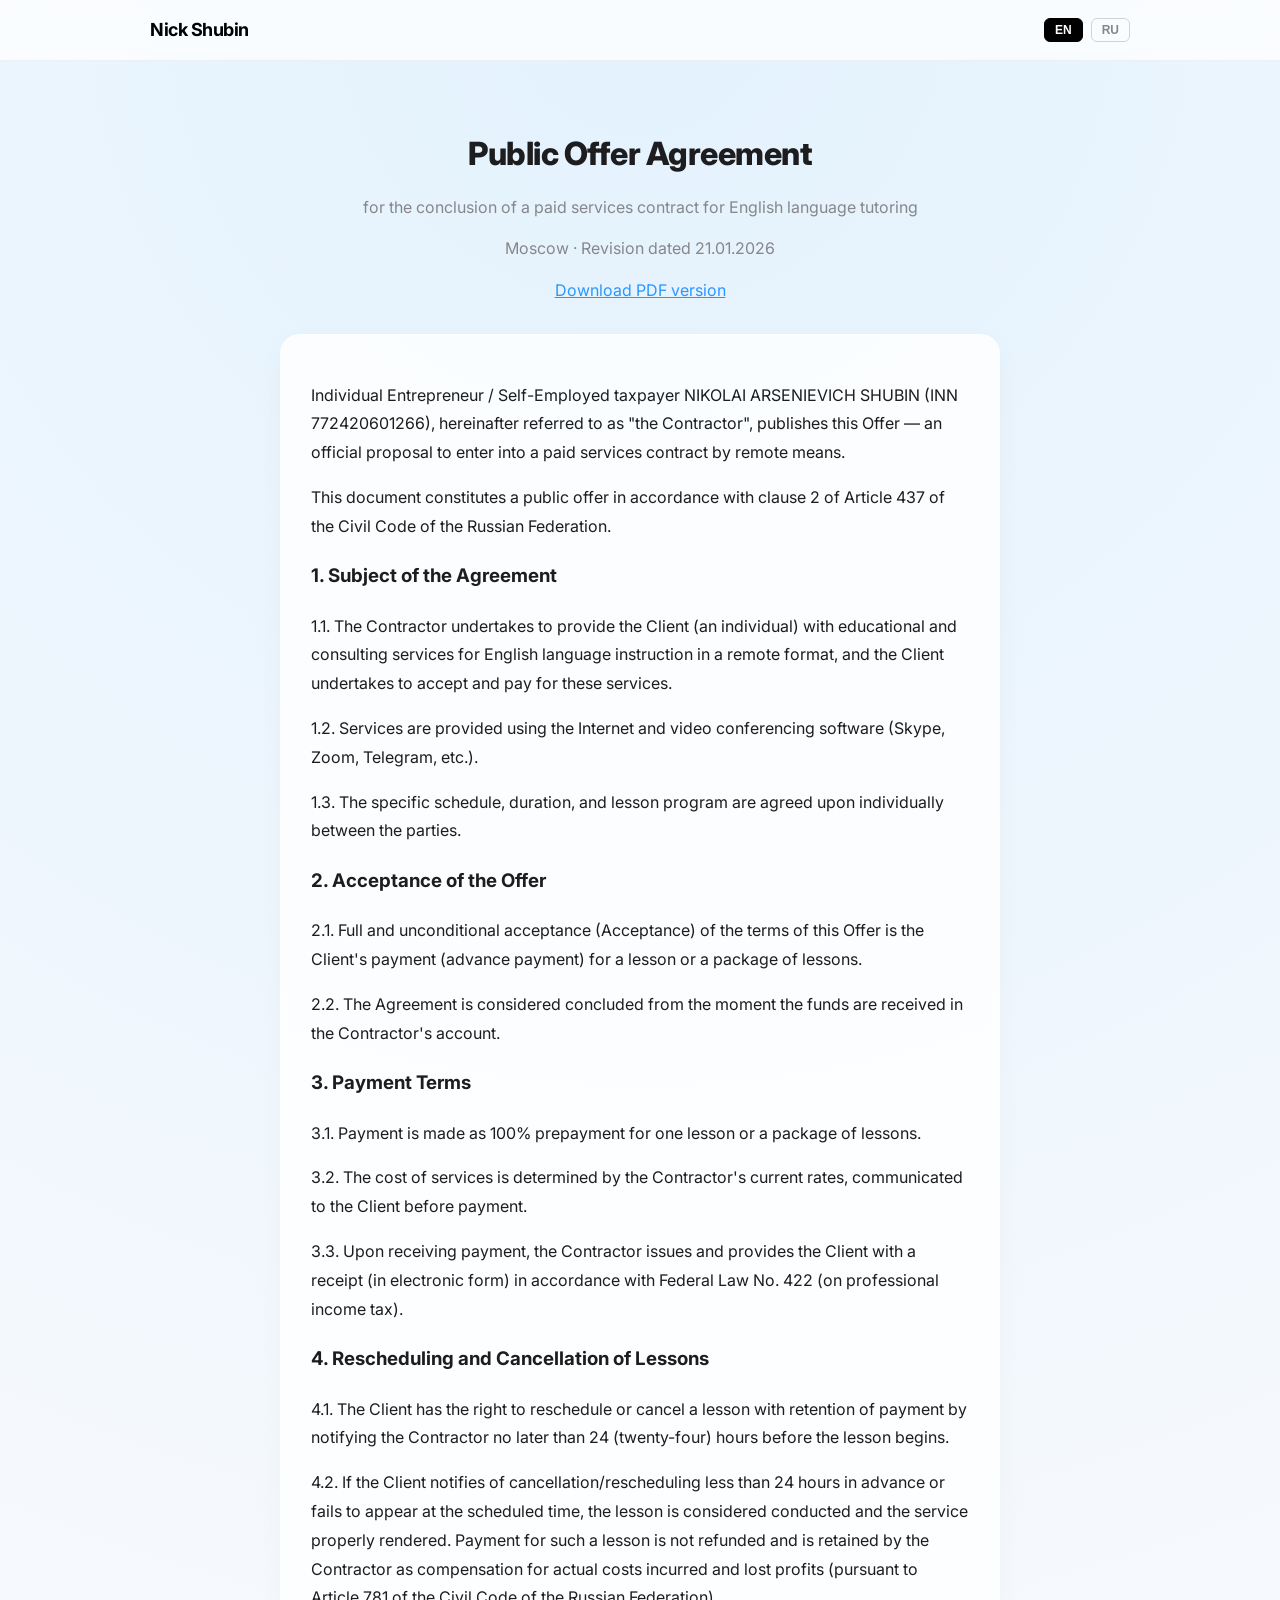
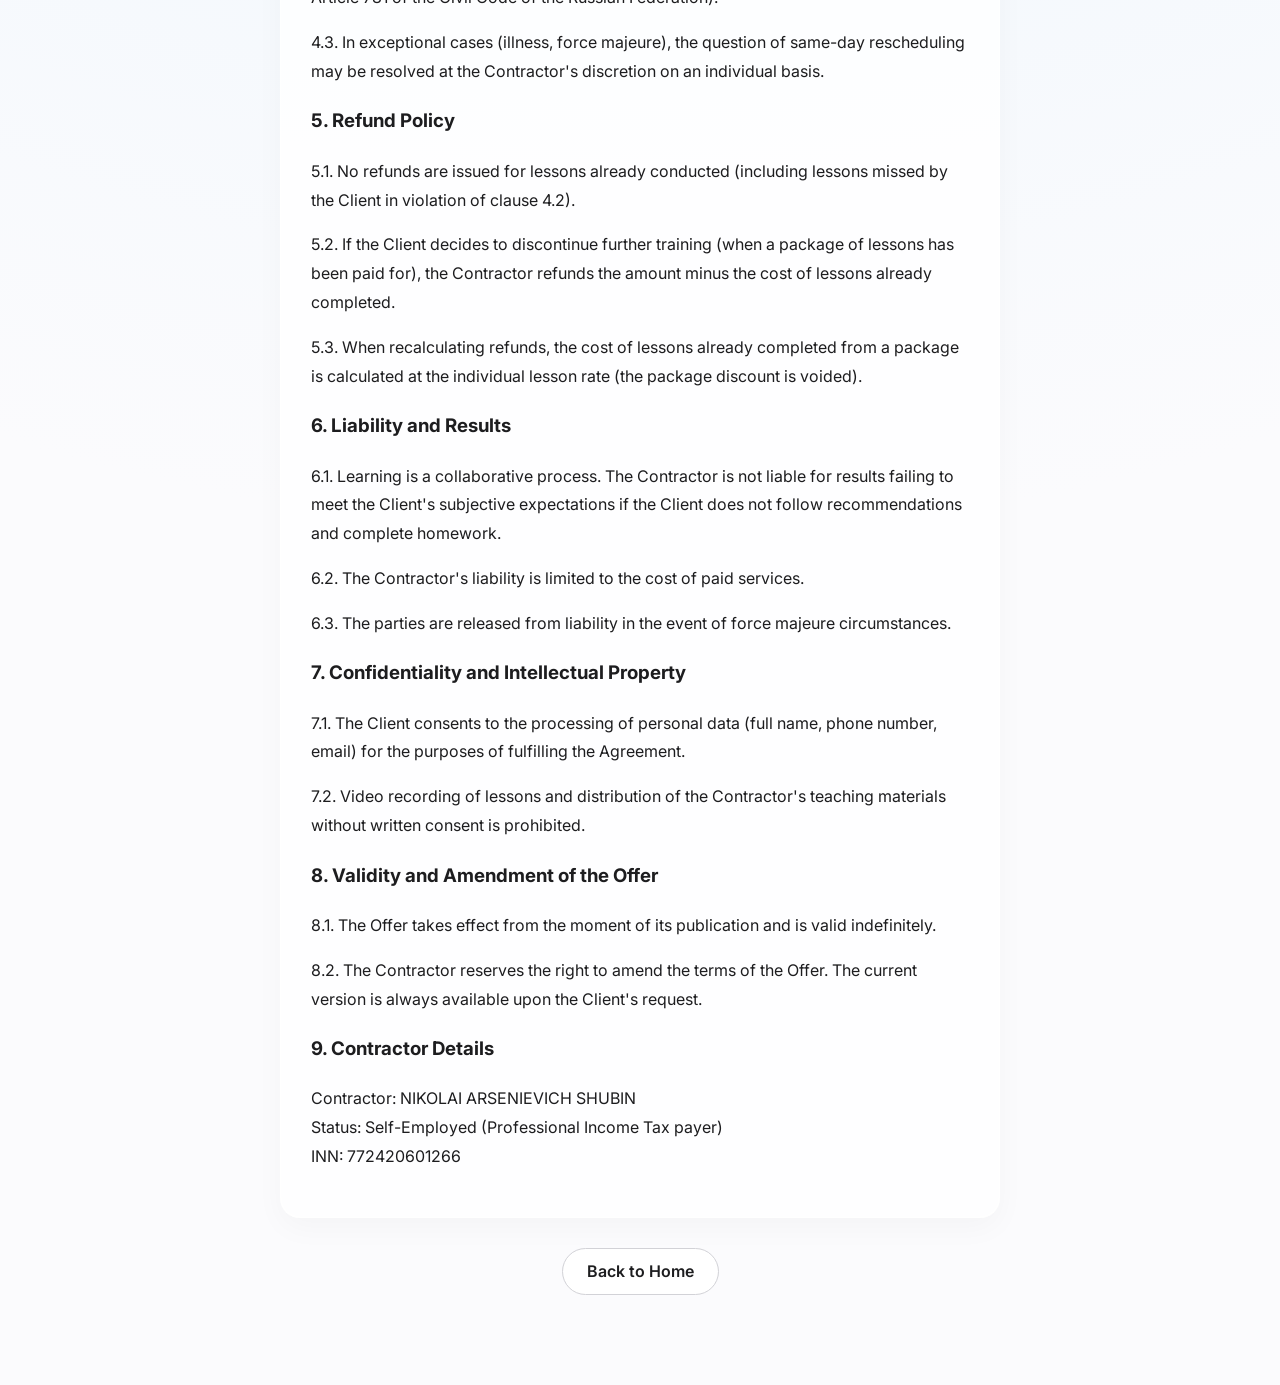
<file: terms.html>
<!doctype html>
<html lang="en">
<head>
  <meta charset="utf-8">
  <meta name="viewport" content="width=device-width, initial-scale=1">
  <meta name="description" content="Terms and Conditions — Nick Shubin English Tutoring">
  <title>Terms and Conditions — Nick Shubin</title>

  <link rel="preconnect" href="https://fonts.googleapis.com">
  <link rel="preconnect" href="https://fonts.gstatic.com" crossorigin>
  <link href="https://fonts.googleapis.com/css2?family=Inter:wght@400;600;800&display=swap" rel="stylesheet">
  <link rel="stylesheet" href="style.css">
</head>
<body>

<nav class="nav">
  <div class="wrap nav-inner">
    <a href="index.html" class="brand" style="text-decoration:none;">Nick Shubin</a>
    <div class="langs">
      <button class="lang-btn active" data-lang="en" aria-label="Switch to English">EN</button>
      <button class="lang-btn" data-lang="ru" aria-label="Переключить на русский">RU</button>
    </div>
  </div>
</nav>

<section class="section wrap" style="max-width:720px; padding-top:40px;">
  <h1 class="section-title en">Public Offer Agreement</h1>
  <h1 class="section-title ru" hidden>Публичная оферта</h1>

  <p class="en" style="text-align:center; color:#86868b; margin-bottom:10px;">for the conclusion of a paid services contract for English language tutoring</p>
  <p class="ru" hidden style="text-align:center; color:#86868b; margin-bottom:10px;">на заключение договора возмездного оказания услуг по обучению английскому языку</p>

  <p class="en" style="text-align:center; color:#86868b; margin-bottom:5px;">Moscow · Revision dated 21.01.2026</p>
  <p class="ru" hidden style="text-align:center; color:#86868b; margin-bottom:5px;">г. Москва · Редакция от 21.01.2026 г.</p>

  <p class="en" style="text-align:center; margin-bottom:20px;"><a href="oferta.pdf" download style="color:#2997ff;">Download PDF version</a></p>
  <p class="ru" hidden style="text-align:center; margin-bottom:20px;"><a href="oferta.pdf" download style="color:#2997ff;">Скачать PDF-версию</a></p>

  <div class="card" style="margin-top:30px; text-align:left; line-height:1.8;">

    <div class="en">
      <p>Individual Entrepreneur / Self-Employed taxpayer NIKOLAI ARSENIEVICH SHUBIN (INN 772420601266), hereinafter referred to as "the Contractor", publishes this Offer — an official proposal to enter into a paid services contract by remote means.</p>
      <p>This document constitutes a public offer in accordance with clause 2 of Article 437 of the Civil Code of the Russian Federation.</p>

      <h3>1. Subject of the Agreement</h3>
      <p>1.1. The Contractor undertakes to provide the Client (an individual) with educational and consulting services for English language instruction in a remote format, and the Client undertakes to accept and pay for these services.</p>
      <p>1.2. Services are provided using the Internet and video conferencing software (Skype, Zoom, Telegram, etc.).</p>
      <p>1.3. The specific schedule, duration, and lesson program are agreed upon individually between the parties.</p>

      <h3>2. Acceptance of the Offer</h3>
      <p>2.1. Full and unconditional acceptance (Acceptance) of the terms of this Offer is the Client's payment (advance payment) for a lesson or a package of lessons.</p>
      <p>2.2. The Agreement is considered concluded from the moment the funds are received in the Contractor's account.</p>

      <h3>3. Payment Terms</h3>
      <p>3.1. Payment is made as 100% prepayment for one lesson or a package of lessons.</p>
      <p>3.2. The cost of services is determined by the Contractor's current rates, communicated to the Client before payment.</p>
      <p>3.3. Upon receiving payment, the Contractor issues and provides the Client with a receipt (in electronic form) in accordance with Federal Law No. 422 (on professional income tax).</p>

      <h3>4. Rescheduling and Cancellation of Lessons</h3>
      <p>4.1. The Client has the right to reschedule or cancel a lesson with retention of payment by notifying the Contractor no later than 24 (twenty-four) hours before the lesson begins.</p>
      <p>4.2. If the Client notifies of cancellation/rescheduling less than 24 hours in advance or fails to appear at the scheduled time, the lesson is considered conducted and the service properly rendered. Payment for such a lesson is not refunded and is retained by the Contractor as compensation for actual costs incurred and lost profits (pursuant to Article 781 of the Civil Code of the Russian Federation).</p>
      <p>4.3. In exceptional cases (illness, force majeure), the question of same-day rescheduling may be resolved at the Contractor's discretion on an individual basis.</p>

      <h3>5. Refund Policy</h3>
      <p>5.1. No refunds are issued for lessons already conducted (including lessons missed by the Client in violation of clause 4.2).</p>
      <p>5.2. If the Client decides to discontinue further training (when a package of lessons has been paid for), the Contractor refunds the amount minus the cost of lessons already completed.</p>
      <p>5.3. When recalculating refunds, the cost of lessons already completed from a package is calculated at the individual lesson rate (the package discount is voided).</p>

      <h3>6. Liability and Results</h3>
      <p>6.1. Learning is a collaborative process. The Contractor is not liable for results failing to meet the Client's subjective expectations if the Client does not follow recommendations and complete homework.</p>
      <p>6.2. The Contractor's liability is limited to the cost of paid services.</p>
      <p>6.3. The parties are released from liability in the event of force majeure circumstances.</p>

      <h3>7. Confidentiality and Intellectual Property</h3>
      <p>7.1. The Client consents to the processing of personal data (full name, phone number, email) for the purposes of fulfilling the Agreement.</p>
      <p>7.2. Video recording of lessons and distribution of the Contractor's teaching materials without written consent is prohibited.</p>

      <h3>8. Validity and Amendment of the Offer</h3>
      <p>8.1. The Offer takes effect from the moment of its publication and is valid indefinitely.</p>
      <p>8.2. The Contractor reserves the right to amend the terms of the Offer. The current version is always available upon the Client's request.</p>

      <h3>9. Contractor Details</h3>
      <p>Contractor: NIKOLAI ARSENIEVICH SHUBIN<br>
      Status: Self-Employed (Professional Income Tax payer)<br>
      INN: 772420601266</p>
    </div>

    <div class="ru" hidden>
      <p>Индивидуальный предприниматель / Плательщик налога на профессиональный доход (Самозанятый) ШУБИН НИКОЛАЙ АРСЕНЬЕВИЧ (ИНН 772420601266), именуемый в дальнейшем «Исполнитель», публикует настоящую Оферту — официальное предложение заключить договор возмездного оказания услуг дистанционным способом.</p>
      <p>Настоящий документ является публичной офертой в соответствии с п. 2 ст. 437 Гражданского Кодекса РФ.</p>

      <h3>1. Предмет договора</h3>
      <p>1.1. Исполнитель обязуется оказать Заказчику (физическому лицу) образовательные и консультационные услуги по обучению английскому языку в дистанционном формате, а Заказчик обязуется принять и оплатить эти услуги.</p>
      <p>1.2. Услуги оказываются с использованием сети Интернет и программного обеспечения для видеоконференцсвязи (Skype, Zoom, Telegram и др.).</p>
      <p>1.3. Конкретное расписание, длительность и программа занятий согласовываются сторонами индивидуально.</p>

      <h3>2. Акцепт оферты</h3>
      <p>2.1. Полным и безоговорочным принятием (Акцептом) условий настоящей Оферты считается осуществление Заказчиком оплаты (внесения аванса) за занятие или пакет занятий.</p>
      <p>2.2. Договор считается заключенным с момента поступления денежных средств на счет Исполнителя.</p>

      <h3>3. Порядок оплаты</h3>
      <p>3.1. Оплата производится в порядке 100% предоплаты за одно занятие или пакет занятий.</p>
      <p>3.2. Стоимость услуг определяется текущими тарифами Исполнителя, сообщаемыми Заказчику до момента оплаты.</p>
      <p>3.3. После получения оплаты Исполнитель формирует и передает Заказчику чек (в электронной форме) в соответствии с ФЗ № 422 (о налоге на профессиональный доход).</p>

      <h3>4. Порядок переноса и отмены занятий</h3>
      <p>4.1. Заказчик имеет право перенести или отменить занятие с сохранением оплаты, уведомив Исполнителя не позднее чем за 24 (двадцать четыре) часа до начала занятия.</p>
      <p>4.2. Если Заказчик уведомляет об отмене/переносе менее чем за 24 часа или не выходит на связь в назначенное время, занятие считается проведенным, а услуга — оказанной надлежащим образом. Оплата за такое занятие не возвращается и удерживается Исполнителем в качестве компенсации фактически понесенных затрат и упущенной выгоды (на основании ст. 781 ГК РФ).</p>
      <p>4.3. В исключительных случаях (болезнь, форс-мажор) вопрос о переносе занятия «день в день» может быть решен по усмотрению Исполнителя в индивидуальном порядке.</p>

      <h3>5. Возврат денежных средств</h3>
      <p>5.1. Возврат средств за фактически проведенные занятия (включая занятия, пропущенные Заказчиком с нарушением правил п. 4.2) не производится.</p>
      <p>5.2. В случае отказа Заказчика от дальнейшего обучения (при оплате пакета занятий) Исполнитель возвращает сумму за вычетом стоимости уже проведенных уроков.</p>
      <p>5.3. При перерасчете возврата стоимость фактически проведенных уроков из пакета рассчитывается по тарифу разового занятия (скидка за пакет аннулируется).</p>

      <h3>6. Ответственность и результаты</h3>
      <p>6.1. Обучение является совместным процессом. Исполнитель не несет ответственности за несоответствие результатов субъективным ожиданиям Заказчика, если Заказчик не выполняет рекомендации и домашние задания.</p>
      <p>6.2. Ответственность Исполнителя ограничивается стоимостью оплаченных услуг.</p>
      <p>6.3. Стороны освобождаются от ответственности при наступлении обстоятельств непреодолимой силы (форс-мажор).</p>

      <h3>7. Конфиденциальность и интеллектуальная собственность</h3>
      <p>7.1. Заказчик дает согласие на обработку своих персональных данных (ФИО, телефон, e-mail) для целей исполнения Договора.</p>
      <p>7.2. Запрещается вести видеозапись уроков и распространять методические материалы Исполнителя без его письменного согласия.</p>

      <h3>8. Срок действия и изменение оферты</h3>
      <p>8.1. Оферта вступает в силу с момента ее публикации и действует бессрочно.</p>
      <p>8.2. Исполнитель вправе вносить изменения в условия Оферты. Действующая редакция всегда доступна для ознакомления по запросу Заказчика.</p>

      <h3>9. Реквизиты исполнителя</h3>
      <p>Исполнитель: ШУБИН НИКОЛАЙ АРСЕНЬЕВИЧ<br>
      Статус: Плательщик НПД (Самозанятый)<br>
      ИНН: 772420601266</p>
    </div>

  </div>

  <div class="text-center" style="margin:30px 0;">
    <a href="index.html" class="btn secondary en">Back to Home</a>
    <a href="index.html" class="btn secondary ru" hidden>На главную</a>
  </div>
</section>

<script src="script.js"></script>
</body>
</html>
</file>
<file: style.css>
:root {
  --primary: #0066cc;
  --primary-dark: #004c99;
  --text-main: #1d1d1f;
  --text-light: #86868b;
  --bg-color: #f5f5f7;
  --card-bg: rgba(255, 255, 255, 0.8);
  --glass-border: rgba(255, 255, 255, 0.5);
}

html {
  scroll-behavior: smooth;
}

body {
  margin: 0;
  font-family: 'Inter', -apple-system, BlinkMacSystemFont, sans-serif;
  background-color: #fbfbfd;
  background-image: radial-gradient(circle at 50% 0%, #e3f2fd 0%, #fbfbfd 70%);
  color: var(--text-main);
  line-height: 1.6;
  -webkit-font-smoothing: antialiased;
}

.wrap { max-width: 980px; margin: auto; padding: 0 20px; }

/* Navigation */
.nav {
  position: sticky; top: 0; z-index: 100;
  background: rgba(255, 255, 255, 0.75);
  backdrop-filter: blur(20px);
  -webkit-backdrop-filter: blur(20px);
  border-bottom: 1px solid rgba(0,0,0,0.05);
}
.nav-inner { height: 60px; display: flex; justify-content: space-between; align-items: center; }
.brand { font-size: 18px; font-weight: 700; letter-spacing: -0.5px; color: #000; }
.langs { display: flex; gap: 8px; }
.lang-btn {
  background: transparent; border: 1px solid #d2d2d7;
  padding: 4px 10px; border-radius: 6px; cursor: pointer;
  font-size: 12px; font-weight: 600; transition: 0.2s;
  color: var(--text-light);
}
.lang-btn.active { background: #000; color: #fff; border-color: #000; }

/* Hero */
.hero { padding: 80px 0; overflow: hidden; }
.hero-inner { display: flex; align-items: center; justify-content: space-between; gap: 40px; }
.hero-text { flex: 1; }
.hero-image { flex: 1; display: flex; justify-content: center; }
.hero-image img {
  width: 280px; height: 280px; object-fit: cover;
  border-radius: 50%;
  box-shadow: 0 20px 40px rgba(0,0,0,0.1);
  border: 4px solid white;
  transition: transform 0.4s ease, box-shadow 0.4s ease;
}
.hero-image img:hover {
  transform: scale(1.04);
  box-shadow: 0 24px 48px rgba(0,0,0,0.14);
}

.badge {
  display: inline-block; font-size: 12px; font-weight: 600; text-transform: uppercase; letter-spacing: 1px;
  color: var(--primary); background: rgba(0, 102, 204, 0.1);
  padding: 4px 12px; border-radius: 20px; margin-bottom: 20px;
}
.hero h1 {
  font-size: 48px; line-height: 1.1; font-weight: 800; margin: 0 0 20px; letter-spacing: -1px;
}
.gradient-text {
  background: linear-gradient(135deg, #0066cc, #9b51e0);
  -webkit-background-clip: text;
  -webkit-text-fill-color: transparent;
}
.lead { font-size: 19px; color: var(--text-light); max-width: 480px; margin-bottom: 30px; }
.text-center { text-align: center; }

/* Buttons */
.btn {
  display: inline-flex; align-items: center; justify-content: center; gap: 8px;
  text-decoration: none; font-weight: 600; border-radius: 99px;
  transition: transform 0.2s ease, box-shadow 0.2s ease;
  cursor: pointer; border: none;
}
.btn.primary {
  background: #0071e3; color: white; padding: 12px 28px; font-size: 17px;
}
.btn.primary:hover { background: #0077ed; transform: translateY(-2px); box-shadow: 0 10px 20px rgba(0,113,227,0.3); }
.btn.secondary {
  background: white; border: 1px solid #d2d2d7; color: var(--text-main); padding: 10px 24px;
}
.btn.secondary:hover { border-color: #000; color: #000; }

/* Cards & Sections */
.section { padding: 60px 0; }
.section-title { font-size: 32px; font-weight: 800; text-align: center; margin-bottom: 10px; letter-spacing: -0.5px; }
.card {
  background: var(--card-bg); border: 1px solid var(--glass-border);
  padding: 30px; border-radius: 20px;
  box-shadow: 0 10px 30px rgba(0,0,0,0.03);
}
.glass-panel { backdrop-filter: blur(10px); -webkit-backdrop-filter: blur(10px); }

/* Grids */
.grid-3 { display: grid; grid-template-columns: repeat(auto-fit, minmax(250px, 1fr)); gap: 20px; }

.feature-card { text-align: center; transition: 0.3s; }
.feature-card:hover { transform: translateY(-5px); }
.icon-box {
  width: 50px; height: 50px; background: #eef6ff; color: var(--primary);
  border-radius: 12px; display: flex; align-items: center; justify-content: center;
  font-size: 20px; margin: 0 auto 15px;
}
.feature-card h3 { margin: 10px 0; font-size: 18px; }
.feature-card p { font-size: 15px; color: var(--text-light); }

/* Prices */
.price-card { max-width: 500px; margin: auto; text-align: center; }
.price { font-size: 32px; font-weight: 800; color: var(--text-main); margin-top: 10px; }
.price .sub { font-size: 16px; font-weight: 400; color: var(--text-light); }
.usd-price { color: var(--text-light); font-size: 14px; margin-bottom: 20px; }
.benefits { list-style: none; padding: 0; text-align: left; margin-top: 20px; }
.benefits li { padding: 8px 0; border-bottom: 1px solid #eee; font-size: 15px; display: flex; align-items: center; }
.benefits i { color: #34c759; margin-right: 12px; width: 20px; }

/* Carousel / Galleries */
.achievement-carousel-container {
    max-height: 400px; 
    overflow: hidden;
    transition: max-height 0.6s cubic-bezier(0.4, 0, 0.2, 1);
    position: relative;
    mask-image: linear-gradient(to bottom, black 0%, black 80%, transparent 100%);
    -webkit-mask-image: linear-gradient(to bottom, black 0%, black 80%, transparent 100%);
}

.achievement-carousel-container.expanded {
    max-height: 2000px;
    mask-image: none;
    -webkit-mask-image: none;
}

.achievement-track {
    display: flex;
    gap: 20px;
    padding: 20px 0;
    overflow-x: auto;
    scroll-snap-type: x mandatory;
    scrollbar-width: none;
}
.achievement-track::-webkit-scrollbar { display: none; }

.achievement-slide {
    flex: 0 0 300px;
    scroll-snap-align: start;
    padding: 15px;
    overflow: hidden;
    transition: transform 0.3s ease, box-shadow 0.3s ease;
}
.achievement-slide:hover {
    transform: translateY(-4px);
    box-shadow: 0 12px 32px rgba(0,0,0,0.08);
}

.achievement-img {
    width: 100%;
    height: auto;
    aspect-ratio: 3 / 4;
    object-fit: cover;
    border-radius: 12px;
    box-shadow: 0 4px 12px rgba(0,0,0,0.08);
    transition: transform 0.3s ease;
    cursor: zoom-in;
}
.achievement-slide:hover .achievement-img {
    transform: scale(1.02);
}

.achievement-caption {
    font-size: 14px;
    color: var(--text-light);
    margin-top: 12px;
    text-align: center;
    font-weight: 500;
}

/* Form Styles */
.form-card { max-width: 600px; margin: 0 auto; padding: 40px; }
.form-group { margin-bottom: 20px; text-align: left; }
.form-control {
  width: 100%; padding: 14px; margin-top: 8px;
  border: 1px solid #d2d2d7; border-radius: 10px;
  box-sizing: border-box; font-size: 16px; font-family: inherit;
}
.form-control:focus { outline: none; border-color: var(--primary); box-shadow: 0 0 0 4px rgba(0,102,204,0.1); }
textarea.form-control { resize: vertical; min-height: 100px; }

/* Footer */
.footer { padding: 80px 20px; text-align: center; border-top: 1px solid #e5e5e5; background: #fff; }
.contact-links { display: flex; gap: 15px; justify-content: center; margin: 25px 0; }
.copyright { font-size: 13px; color: #999; }
.terms-link { margin-top: 8px; }
.terms-link a {
  font-size: 12px; color: #999; text-decoration: none;
  transition: color 0.2s;
}
.terms-link a:hover { color: var(--primary); text-decoration: underline; }

/* Mobile */
@media (max-width: 768px) {
  .hero-inner { flex-direction: column-reverse; text-align: center; }
  .hero-image img { width: 220px; height: 220px; }
  .lead { margin: 0 auto 30px; }
  .hero h1 { font-size: 34px; }
  .achievement-slide { flex: 0 0 85%; }
  .form-card { padding: 25px; }
}

/* Lesson Steps Carousel */
.lesson-steps-section .lead { font-size: 17px; }

.steps-carousel {
  position: relative;
  overflow: hidden;
}

.steps-track {
  display: flex;
  transition: transform 0.5s cubic-bezier(0.4, 0, 0.2, 1);
}

.step-card {
  flex: 0 0 100%;
  text-align: center;
  padding: 40px 30px;
  position: relative;
  opacity: 0.4;
  transition: opacity 0.5s ease;
}
.step-card.active {
  opacity: 1;
}

.step-number {
  display: inline-flex; align-items: center; justify-content: center;
  width: 36px; height: 36px;
  background: linear-gradient(135deg, #0066cc, #9b51e0);
  color: #fff; font-weight: 800; font-size: 16px;
  border-radius: 50%; margin-bottom: 12px;
}

.step-icon {
  font-size: 28px; color: var(--primary); margin-bottom: 14px;
}

.step-card h3 { font-size: 20px; margin: 0 0 10px; }
.step-card p { font-size: 15px; color: var(--text-light); max-width: 480px; margin: 0 auto; line-height: 1.7; }

.steps-nav {
  display: flex; justify-content: center; gap: 10px; margin-top: 20px;
}

.step-dot {
  width: 12px; height: 12px; border-radius: 50%;
  border: 2px solid var(--primary); background: transparent;
  cursor: pointer; padding: 0;
  transition: background 0.3s ease, transform 0.2s ease;
}
.step-dot.active {
  background: var(--primary);
  transform: scale(1.2);
}
.step-dot:hover { background: rgba(0,102,204,0.4); }

@media (max-width: 768px) {
  .step-card { padding: 30px 20px; }
  .step-card h3 { font-size: 18px; }
}

/* Force hidden elements to stay hidden regardless of other styles */
[hidden] {
  display: none !important;
}

/* Lightbox */
.lightbox {
    display: none;
    position: fixed;
    inset: 0;
    z-index: 1000;
    align-items: center;
    justify-content: center;
}
.lightbox.open {
    display: flex;
}
.lightbox-backdrop {
    position: absolute;
    inset: 0;
    background: rgba(0, 0, 0, 0.88);
    cursor: pointer;
}
.lightbox-content {
    position: relative;
    z-index: 1;
    max-width: 92vw;
    max-height: 92vh;
    display: flex;
    flex-direction: column;
    align-items: center;
    gap: 14px;
}
.lightbox-img {
    max-width: 100%;
    max-height: 80vh;
    object-fit: contain;
    border-radius: 12px;
    box-shadow: 0 24px 64px rgba(0, 0, 0, 0.6);
    display: block;
}
.lightbox-caption {
    color: #fff;
    font-size: 14px;
    text-align: center;
    margin: 0;
    opacity: 0.8;
    max-width: 480px;
}
.lightbox-close {
    position: fixed;
    top: 16px;
    right: 16px;
    z-index: 2;
    width: 44px;
    height: 44px;
    border-radius: 50%;
    border: none;
    background: rgba(255, 255, 255, 0.15);
    color: #fff;
    font-size: 26px;
    line-height: 1;
    cursor: pointer;
    display: flex;
    align-items: center;
    justify-content: center;
    transition: background 0.2s;
    backdrop-filter: blur(4px);
}
.lightbox-close:hover {
    background: rgba(255, 255, 255, 0.3);
}
</file>
